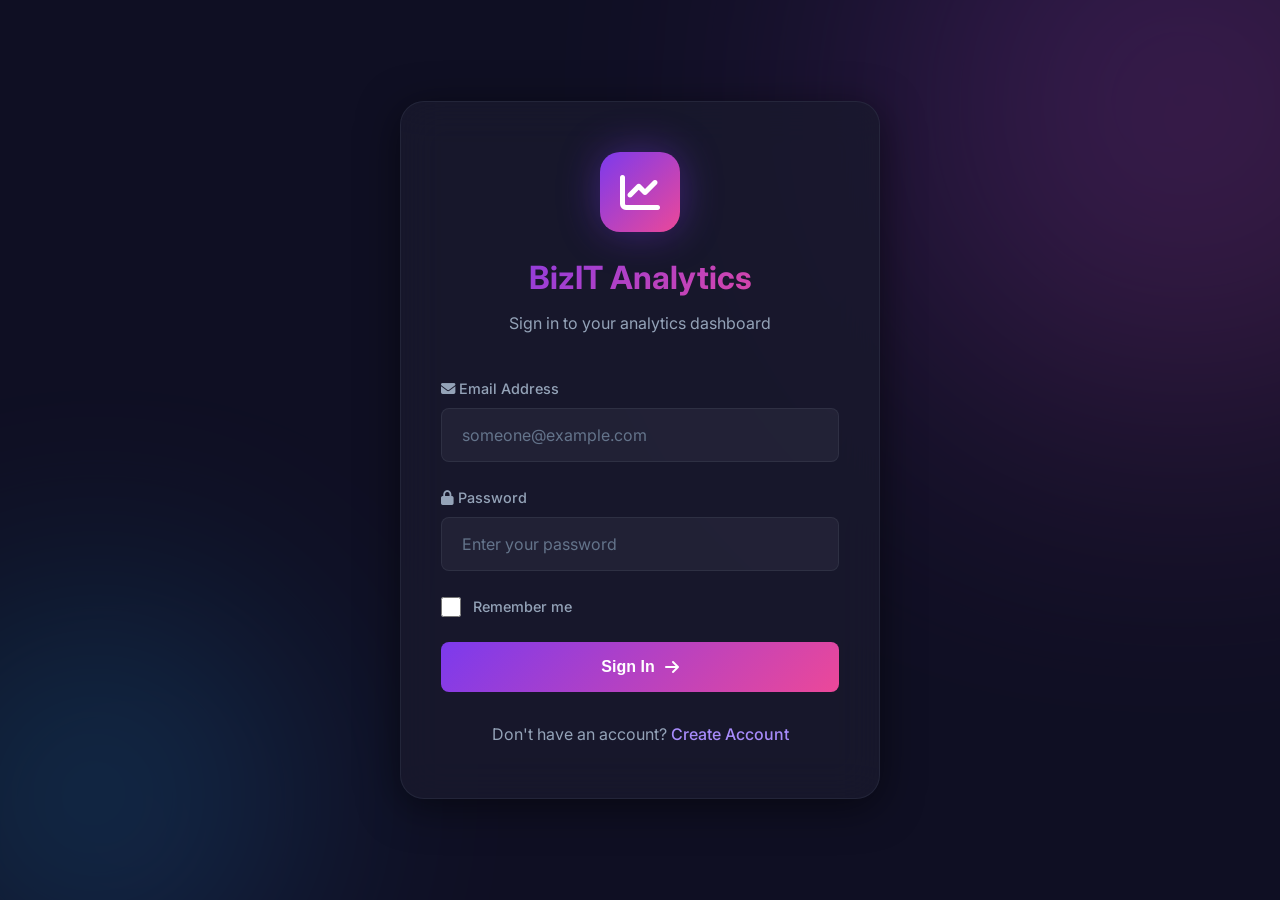
<file: frontend/index.html>
<!DOCTYPE html>
<html lang="en">
<head>
    <meta charset="UTF-8">
    <meta name="viewport" content="width=device-width, initial-scale=1.0">
    <title>Login - BizIT Analytics</title>
    <link rel="stylesheet" href="css/style.css">
    <link rel="stylesheet" href="https://cdnjs.cloudflare.com/ajax/libs/font-awesome/6.4.0/css/all.min.css">
</head>
<body>
    <div class="auth-container">
        <div class="auth-box">
            <div class="auth-header">
                <div class="auth-logo">
                    <i class="fas fa-chart-line"></i>
                </div>
                <h1>BizIT Analytics</h1>
                <p>Sign in to your analytics dashboard</p>
            </div>

            <div id="alertContainer"></div>

            <form class="auth-form" id="loginForm">
                <div class="form-group">
                    <label><i class="fas fa-envelope"></i> Email Address</label>
                    <input type="email" id="email" placeholder="someone@example.com" required>
                </div>

                <div class="form-group">
                    <label><i class="fas fa-lock"></i> Password</label>
                    <input type="password" id="password" placeholder="Enter your password" required>
                </div>

                <div class="form-group checkbox-group">
                    <input type="checkbox" id="rememberMe">
                    <label for="rememberMe" style="margin-bottom: 0;">Remember me</label>
                </div>

                <button type="submit" class="auth-btn" id="loginBtn">
                    <span>Sign In</span>
                    <i class="fas fa-arrow-right"></i>
                </button>
            </form>

            <div class="auth-footer">
                <p>Don't have an account? <a href="register.html">Create Account</a></p>
            </div>
        </div>
    </div>

    <script src="js/auth.js"></script>
    <script>
        // Check if already logged in (check both storages)
        if (sessionStorage.getItem('access_token') || localStorage.getItem('access_token')) {
            window.location.href = 'dashboard.html';
        }

        document.getElementById('loginForm').addEventListener('submit', async (e) => {
            e.preventDefault();
            
            const btn = document.getElementById('loginBtn');
            btn.disabled = true;
            btn.innerHTML = '<i class="fas fa-spinner fa-spin"></i> Signing in...';
            
            const email = document.getElementById('email').value;
            const password = document.getElementById('password').value;
            const rememberMe = document.getElementById('rememberMe').checked;
            
            try {
                const response = await fetch('/api/auth/login', {
                    method: 'POST',
                    headers: {
                        'Content-Type': 'application/json'
                    },
                    body: JSON.stringify({ email, password, remember_me: rememberMe })
                });
                
                const data = await response.json();
                
                if (response.ok) {
                    // Use localStorage if Remember Me is checked, otherwise sessionStorage
                    const storage = rememberMe ? localStorage : sessionStorage;
                    storage.setItem('access_token', data.access_token);
                    storage.setItem('refresh_token', data.refresh_token);
                    storage.setItem('user', JSON.stringify(data.user));
                    
                    showAlert('Login successful! Redirecting...', 'success');
                    
                    setTimeout(() => {
                        window.location.href = 'dashboard.html';
                    }, 800);
                } else {
                    showAlert(data.error || 'Login failed', 'error');
                    btn.disabled = false;
                    btn.innerHTML = '<span>Sign In</span> <i class="fas fa-arrow-right"></i>';
                }
            } catch (error) {
                showAlert('Connection error. Please try again.', 'error');
                btn.disabled = false;
                btn.innerHTML = '<span>Sign In</span> <i class="fas fa-arrow-right"></i>';
            }
        });

        function showAlert(message, type) {
            const container = document.getElementById('alertContainer');
            container.innerHTML = `<div class="alert alert-${type}"><i class="fas fa-${type === 'success' ? 'check-circle' : 'exclamation-circle'}"></i> ${message}</div>`;
            
            setTimeout(() => {
                container.innerHTML = '';
            }, 5000);
        }
    </script>
</body>
</html>
</file>
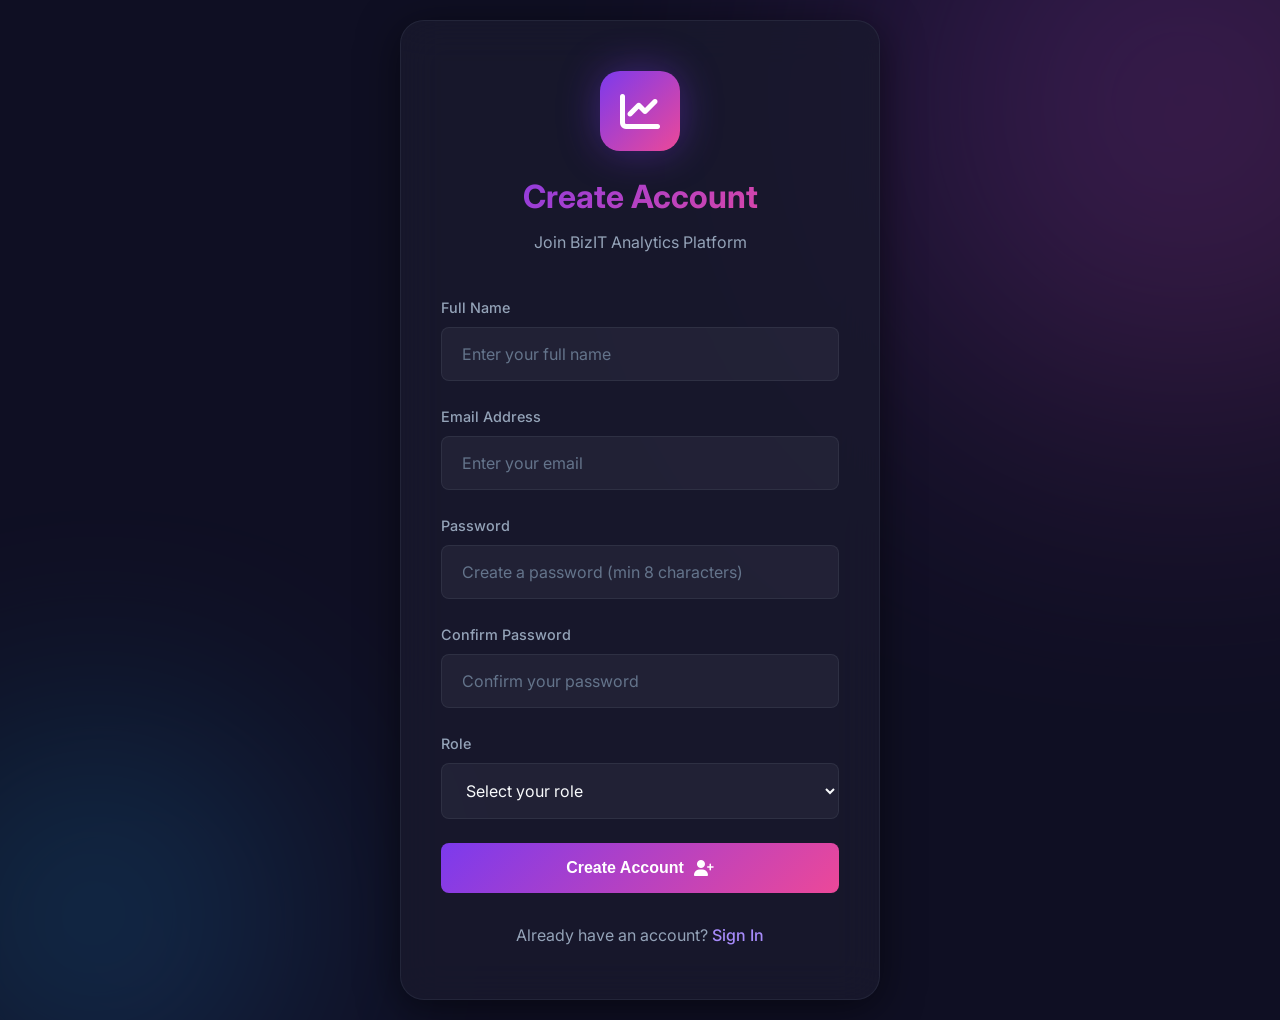
<file: frontend/register.html>
<!DOCTYPE html>
<html lang="en">
<head>
    <meta charset="UTF-8">
    <meta name="viewport" content="width=device-width, initial-scale=1.0">
    <title>Register - BizIT Analytics</title>
    <link rel="stylesheet" href="css/style.css">
    <link rel="stylesheet" href="https://cdnjs.cloudflare.com/ajax/libs/font-awesome/6.4.0/css/all.min.css">
</head>
<body>
    <div class="auth-container">
        <div class="auth-box">
            <div class="auth-header">
                <div class="auth-logo">
                    <i class="fas fa-chart-line"></i>
                </div>
                <h1>Create Account</h1>
                <p>Join BizIT Analytics Platform</p>
            </div>

            <div id="alertContainer"></div>

            <form class="auth-form" id="registerForm">
                <div class="form-group">
                    <label for="name">Full Name</label>
                    <input type="text" id="name" name="name" placeholder="Enter your full name" required>
                </div>

                <div class="form-group">
                    <label for="email">Email Address</label>
                    <input type="email" id="email" name="email" placeholder="Enter your email" required>
                </div>

                <div class="form-group">
                    <label for="password">Password</label>
                    <input type="password" id="password" name="password" placeholder="Create a password (min 8 characters)" required minlength="8">
                </div>

                <div class="form-group">
                    <label for="confirmPassword">Confirm Password</label>
                    <input type="password" id="confirmPassword" name="confirmPassword" placeholder="Confirm your password" required>
                </div>

                <div class="form-group">
                    <label for="role">Role</label>
                    <select id="role" name="role" required>
                        <option value="" disabled selected>Select your role</option>
                        <option value="Admin">Admin</option>
                        <option value="Business Manager">Business Manager</option>
                        <option value="Analyst">Analyst</option>
                    </select>
                </div>

                <button type="submit" class="auth-btn" id="registerBtn">
                    <span>Create Account</span>
                    <i class="fas fa-user-plus"></i>
                </button>
            </form>

            <div class="auth-footer">
                <p>Already have an account? <a href="index.html">Sign In</a></p>
            </div>
        </div>
    </div>

    <script src="js/auth.js"></script>
    <script>
        // Check if already logged in (check both storages)
        if (sessionStorage.getItem('access_token') || localStorage.getItem('access_token')) {
            window.location.href = 'dashboard.html';
        }

        document.getElementById('registerForm').addEventListener('submit', async (e) => {
            e.preventDefault();
            
            const btn = document.getElementById('registerBtn');
            const name = document.getElementById('name').value;
            const email = document.getElementById('email').value;
            const password = document.getElementById('password').value;
            const confirmPassword = document.getElementById('confirmPassword').value;
            const role = document.getElementById('role').value;
            
            // Validate passwords match
            if (password !== confirmPassword) {
                showAlert('Passwords do not match', 'error');
                return;
            }
            
            // Validate password strength
            if (password.length < 8) {
                showAlert('Password must be at least 8 characters', 'error');
                return;
            }
            
            btn.disabled = true;
            btn.innerHTML = '<i class="fas fa-spinner fa-spin"></i> Creating account...';
            
            try {
                const response = await fetch('/api/auth/register', {
                    method: 'POST',
                    headers: {
                        'Content-Type': 'application/json'
                    },
                    body: JSON.stringify({ name, email, password, role })
                });
                
                const data = await response.json();
                
                if (response.ok) {
                    // Store tokens in sessionStorage (auto-logout on browser close)
                    sessionStorage.setItem('access_token', data.access_token);
                    sessionStorage.setItem('refresh_token', data.refresh_token);
                    sessionStorage.setItem('user', JSON.stringify(data.user));
                    
                    showAlert('Account created successfully! Redirecting...', 'success');
                    
                    setTimeout(() => {
                        window.location.href = 'dashboard.html';
                    }, 1500);
                } else {
                    showAlert(data.error || 'Registration failed', 'error');
                    btn.disabled = false;
                    btn.innerHTML = '<span>Create Account</span> <i class="fas fa-user-plus"></i>';
                }
            } catch (error) {
                showAlert('Connection error. Please try again.', 'error');
                btn.disabled = false;
                btn.innerHTML = '<span>Create Account</span> <i class="fas fa-user-plus"></i>';
            }
        });

        function showAlert(message, type) {
            const container = document.getElementById('alertContainer');
            container.innerHTML = `<div class="alert alert-${type}">${message}</div>`;
            
            setTimeout(() => {
                container.innerHTML = '';
            }, 5000);
        }
    </script>
</body>
</html>
</file>
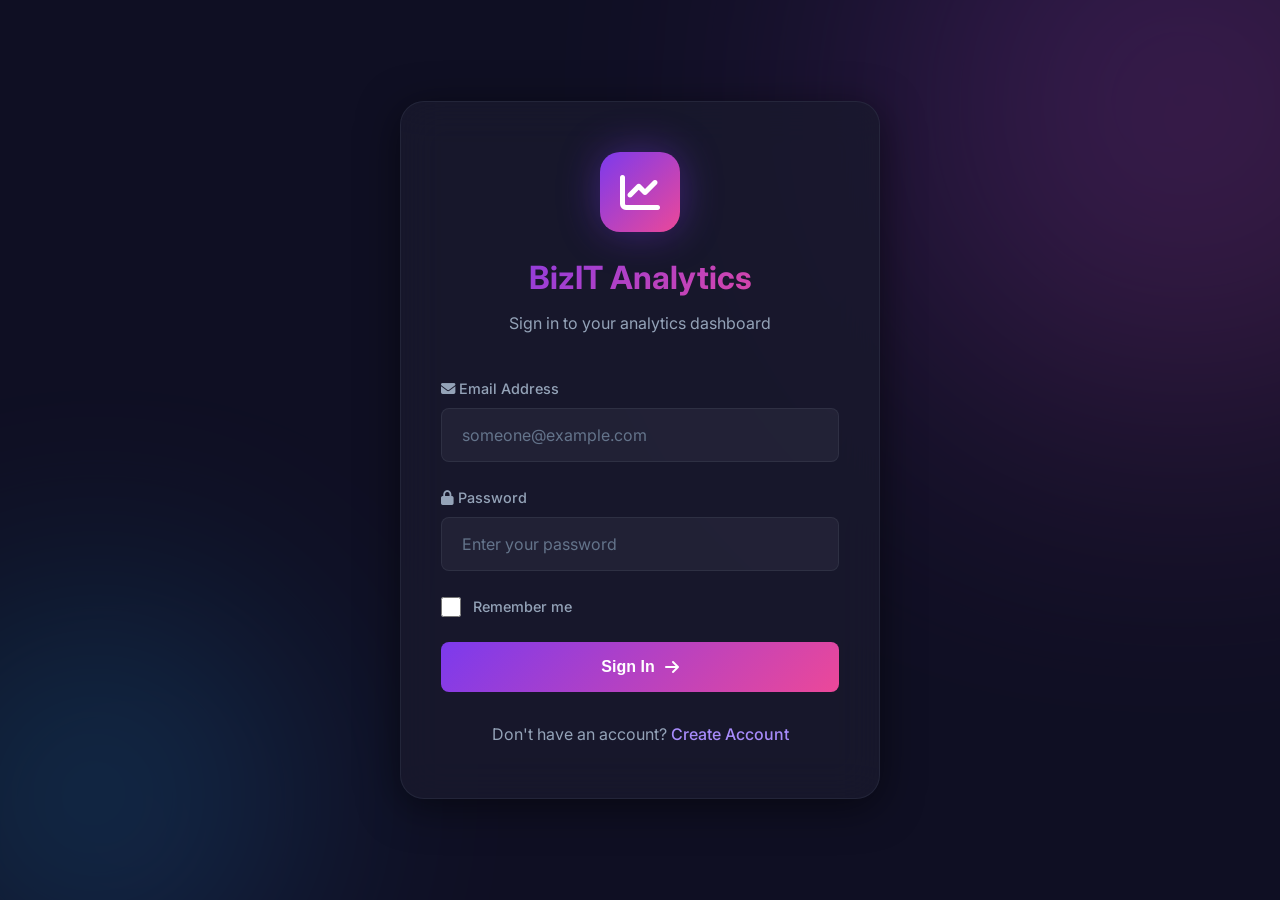
<file: frontend/reports.html>
<!DOCTYPE html>
<html lang="en">
<head>
    <meta charset="UTF-8">
    <meta name="viewport" content="width=device-width, initial-scale=1.0">
    <title>Reports - BizIT Analytics</title>
    <link rel="stylesheet" href="css/style.css">
    <link rel="stylesheet" href="https://cdnjs.cloudflare.com/ajax/libs/font-awesome/6.4.0/css/all.min.css">
</head>
<body>
    <div class="dashboard-container">
        <!-- Sidebar -->
        <aside class="sidebar" id="sidebar">
            <div class="sidebar-header">
                <div class="sidebar-logo">
                    <i class="fas fa-chart-line"></i>
                </div>
                <div class="sidebar-title">
                    <h2>BizIT Analytics</h2>
                    <span>Analytics Dashboard</span>
                </div>
            </div>

            <nav class="sidebar-nav">
                <div class="nav-section">
                    <p class="nav-section-title">Main Menu</p>
                    <a href="dashboard.html" class="nav-item">
                        <i class="fas fa-th-large"></i>
                        <span>Dashboard</span>
                    </a>
                    <a href="upload.html" class="nav-item">
                        <i class="fas fa-cloud-upload-alt"></i>
                        <span>Upload Data</span>
                    </a>
                    <a href="reports.html" class="nav-item active">
                        <i class="fas fa-file-alt"></i>
                        <span>Reports</span>
                    </a>
                </div>

                <div class="nav-section">
                    <p class="nav-section-title">Account</p>
                    <a href="#" class="nav-item" onclick="logout(); return false;">
                        <i class="fas fa-sign-out-alt"></i>
                        <span>Logout</span>
                    </a>
                </div>
            </nav>
        </aside>

        <!-- Main Content -->
        <main class="main-content">
            <!-- Header -->
            <header class="header">
                <div class="header-left">
                    <button class="header-icon" onclick="toggleSidebar()" id="menuToggle">
                        <i class="fas fa-bars"></i>
                    </button>
                    <div class="header-title">
                        <h1>Reports & Analytics</h1>
                        <p>Generate and download business reports</p>
                    </div>
                </div>
                <div class="header-right">
                    <a href="dashboard.html" class="btn btn-secondary">
                        <i class="fas fa-arrow-left"></i> Back to Dashboard
                    </a>
                </div>
            </header>

            <!-- Content -->
            <div class="content">
                <!-- Report Filters -->
                <section class="filter-section">
                    <div class="filter-row">
                        <div class="filter-group">
                            <label><i class="fas fa-calendar"></i> Start Date</label>
                            <input type="date" id="startDate">
                        </div>
                        <div class="filter-group">
                            <label><i class="fas fa-calendar-check"></i> End Date</label>
                            <input type="date" id="endDate">
                        </div>
                        <div class="filter-group">
                            <label><i class="fas fa-building"></i> Department</label>
                            <select id="departmentFilter">
                                <option value="all">All Departments</option>
                            </select>
                        </div>
                    </div>
                </section>

                <!-- Report Types -->
                <section class="report-options">
                    <div class="report-card" onclick="downloadPDF()">
                        <i class="fas fa-file-pdf"></i>
                        <h3>PDF Report</h3>
                        <p>Download a comprehensive PDF report with charts and summaries</p>
                        <button class="btn btn-primary">
                            <i class="fas fa-download"></i> Generate PDF
                        </button>
                    </div>

                    <div class="report-card" onclick="downloadExcel()">
                        <i class="fas fa-file-excel"></i>
                        <h3>Excel Report</h3>
                        <p>Download detailed Excel spreadsheet with raw data and analysis</p>
                        <button class="btn btn-primary">
                            <i class="fas fa-download"></i> Generate Excel
                        </button>
                    </div>

                    <div class="report-card" onclick="viewMonthlySummary()">
                        <i class="fas fa-chart-pie"></i>
                        <h3>Monthly Summary</h3>
                        <p>View a comprehensive monthly summary with KPIs and insights</p>
                        <button class="btn btn-primary">
                            <i class="fas fa-eye"></i> View Summary
                        </button>
                    </div>
                </section>

                <!-- Monthly Summary Section (hidden by default) -->
                <section class="data-section" id="summarySection" style="display: none;">
                    <div class="section-header">
                        <h3><i class="fas fa-chart-bar"></i> Monthly Summary</h3>
                        <div style="display: flex; gap: 10px; align-items: center;">
                            <select id="monthSelect" onchange="loadMonthlySummary()" class="filter-select" style="min-width: 180px;"></select>
                            <button class="btn btn-secondary" onclick="document.getElementById('summarySection').style.display='none'">
                                <i class="fas fa-times"></i> Close
                            </button>
                        </div>
                    </div>
                    <div id="summaryContent" style="padding: 20px;">
                        <!-- Summary KPI Cards -->
                        <div class="kpi-grid" id="summaryKPIs"></div>
                        <!-- Department Breakdown Table -->
                        <div style="overflow-x: auto; margin-top: 20px;">
                            <table class="data-table">
                                <thead>
                                    <tr>
                                        <th>Department</th>
                                        <th>Revenue</th>
                                        <th>Profit</th>
                                        <th>Revenue Share</th>
                                    </tr>
                                </thead>
                                <tbody id="summaryTableBody">
                                    <tr>
                                        <td colspan="4" style="text-align: center; padding: 30px;">Select a month to view summary</td>
                                    </tr>
                                </tbody>
                            </table>
                        </div>
                    </div>
                </section>

                <!-- Data Preview Section -->
                <section class="data-section mt-3">
                    <div class="section-header">
                        <h3><i class="fas fa-table"></i> Data Preview</h3>
                        <button class="btn btn-secondary" onclick="refreshDataPreview()">
                            <i class="fas fa-sync-alt"></i> Refresh
                        </button>
                    </div>
                    <div style="overflow-x: auto;">
                        <table class="data-table">
                            <thead>
                                <tr>
                                    <th>Date</th>
                                    <th>Department</th>
                                    <th>Revenue</th>
                                    <th>Cost</th>
                                    <th>Profit</th>
                                    <th>Sales Volume</th>
                                    <th>Margin</th>
                                </tr>
                            </thead>
                            <tbody id="dataPreviewTable">
                                <tr>
                                    <td colspan="7" style="text-align: center; padding: 40px; color: var(--text-muted);">
                                        Loading data...
                                    </td>
                                </tr>
                            </tbody>
                        </table>
                    </div>
                    <div style="display: flex; justify-content: space-between; align-items: center; padding: 16px 0;">
                        <span id="paginationInfo" style="color: var(--text-secondary); font-size: 0.9rem;">Loading...</span>
                        <div id="paginationButtons" style="display: flex; gap: 6px;"></div>
                    </div>
                </section>
            </div>
        </main>
    </div>

    <!-- Loading Overlay -->
    <div class="loading-overlay" id="loadingOverlay" style="display: none;">
        <div class="loading-content">
            <div class="loading-spinner"></div>
            <p>Generating report...</p>
        </div>
    </div>

    <!-- Toast Container -->
    <div class="toast-container" id="toastContainer"></div>

    <script src="js/auth.js"></script>
    <script src="js/reports.js"></script>
</body>
</html>
</file>
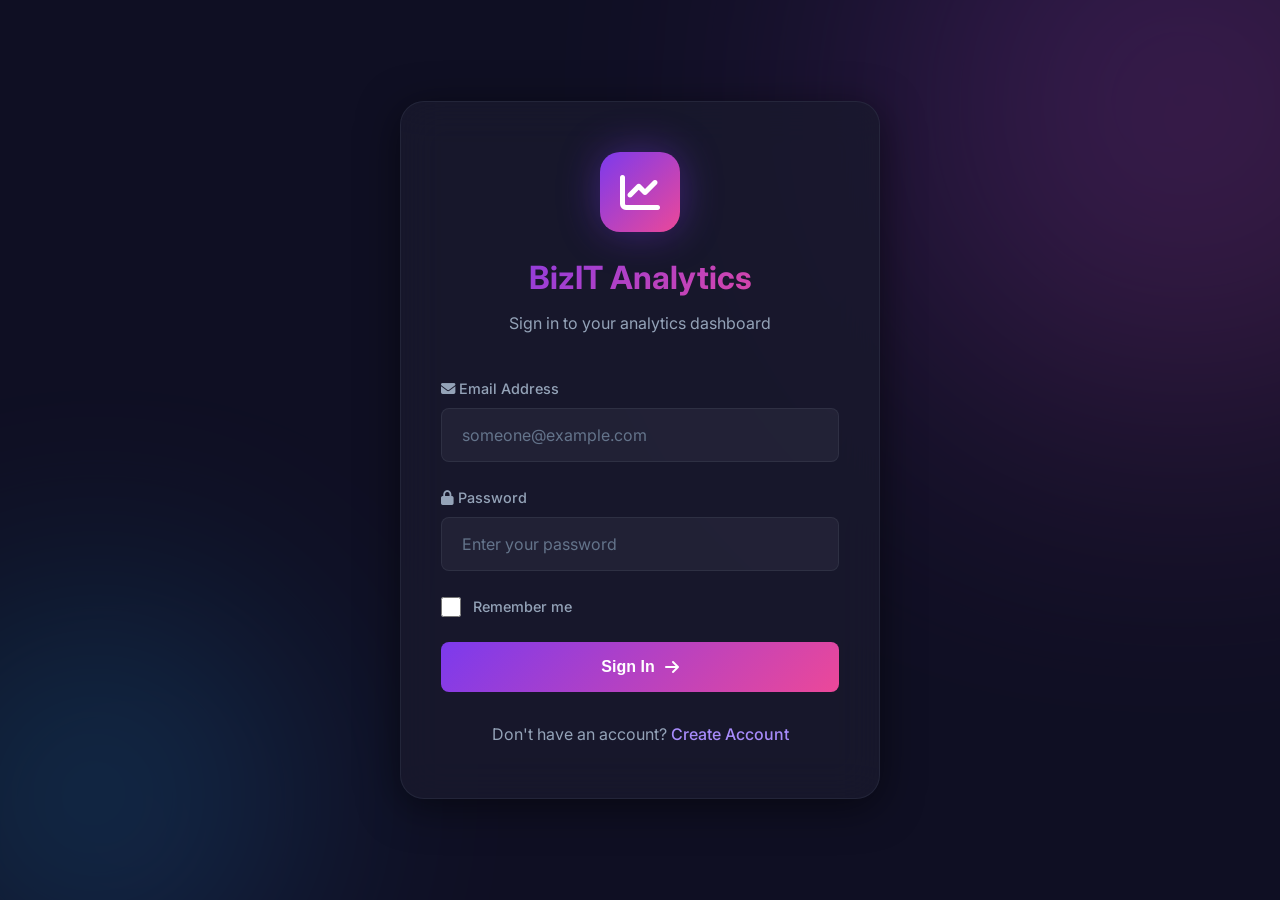
<file: frontend/upload.html>
<!DOCTYPE html>
<html lang="en">
<head>
    <meta charset="UTF-8">
    <meta name="viewport" content="width=device-width, initial-scale=1.0">
    <title>Upload Data - BizIT Analytics</title>
    <link rel="stylesheet" href="css/style.css">
    <link rel="stylesheet" href="https://cdnjs.cloudflare.com/ajax/libs/font-awesome/6.4.0/css/all.min.css">
</head>
<body>
    <div class="dashboard-container">
        <!-- Sidebar -->
        <aside class="sidebar" id="sidebar">
            <div class="sidebar-header">
                <div class="sidebar-logo">
                    <i class="fas fa-chart-line"></i>
                </div>
                <div class="sidebar-title">
                    <h2>BizIT Analytics</h2>
                    <span>Analytics Dashboard</span>
                </div>
            </div>

            <nav class="sidebar-nav">
                <div class="nav-section">
                    <p class="nav-section-title">Main Menu</p>
                    <a href="dashboard.html" class="nav-item">
                        <i class="fas fa-th-large"></i>
                        <span>Dashboard</span>
                    </a>
                    <a href="upload.html" class="nav-item active">
                        <i class="fas fa-cloud-upload-alt"></i>
                        <span>Upload Data</span>
                    </a>
                    <a href="reports.html" class="nav-item">
                        <i class="fas fa-file-alt"></i>
                        <span>Reports</span>
                    </a>
                </div>

                <div class="nav-section">
                    <p class="nav-section-title">Account</p>
                    <a href="#" class="nav-item" onclick="logout(); return false;">
                        <i class="fas fa-sign-out-alt"></i>
                        <span>Logout</span>
                    </a>
                </div>
            </nav>
        </aside>

        <!-- Main Content -->
        <main class="main-content">
            <!-- Header -->
            <header class="header">
                <div class="header-left">
                    <button class="header-icon" onclick="toggleSidebar()" id="menuToggle">
                        <i class="fas fa-bars"></i>
                    </button>
                    <div class="header-title">
                        <h1>Upload Business Data</h1>
                        <p>Import CSV or Excel files with financial data</p>
                    </div>
                </div>
                <div class="header-right">
                    <a href="dashboard.html" class="btn btn-secondary">
                        <i class="fas fa-arrow-left"></i> Back to Dashboard
                    </a>
                </div>
            </header>

            <!-- Content -->
            <div class="content">
                <!-- Upload Zone -->
                <div class="upload-zone" id="dropZone" onclick="document.getElementById('fileInput').click()">
                    <i class="fas fa-cloud-upload-alt"></i>
                    <h3>Drag & Drop your file here</h3>
                    <p>or click to browse (CSV, XLSX, XLS files supported)</p>
                    <span class="btn-browse"><i class="fas fa-folder-open"></i> Browse Files</span>
                    <input type="file" id="fileInput" accept=".csv,.xlsx,.xls" hidden>
                </div>

                <!-- Upload Progress -->
                <div class="data-section" id="uploadProgress" style="display: none;">
                    <div class="section-header">
                        <h3><i class="fas fa-spinner fa-spin"></i> Upload Progress</h3>
                    </div>
                    <div style="padding: 20px;">
                        <p id="uploadStatus" style="margin-bottom: 12px; color: var(--text-secondary);">Uploading...</p>
                        <div style="height: 8px; background: var(--bg-glass); border-radius: 4px; overflow: hidden;">
                            <div id="progressFill" style="height: 100%; width: 0%; background: var(--gradient-primary); border-radius: 4px; transition: width 0.3s ease;"></div>
                        </div>
                    </div>
                </div>

                <!-- Required Format -->
                <div class="data-section">
                    <div class="section-header">
                        <h3><i class="fas fa-info-circle"></i> Required CSV Format</h3>
                    </div>
                    <div style="overflow-x: auto;">
                        <table class="data-table">
                            <thead>
                                <tr>
                                    <th>Date</th>
                                    <th>Revenue</th>
                                    <th>Cost</th>
                                    <th>Expenses</th>
                                    <th>Profit</th>
                                    <th>Department</th>
                                    <th>Sales_Volume</th>
                                </tr>
                            </thead>
                            <tbody>
                                <tr>
                                    <td>2024-01-01</td>
                                    <td>125000</td>
                                    <td>72500</td>
                                    <td>8500</td>
                                    <td>52500</td>
                                    <td>Sales</td>
                                    <td>285</td>
                                </tr>
                                <tr>
                                    <td>2024-01-15</td>
                                    <td>98000</td>
                                    <td>58000</td>
                                    <td>12000</td>
                                    <td>40000</td>
                                    <td>Marketing</td>
                                    <td>195</td>
                                </tr>
                            </tbody>
                        </table>
                    </div>
                </div>

                <!-- Upload History -->
                <div class="data-section mt-3">
                    <div class="section-header">
                        <h3><i class="fas fa-history"></i> Upload History</h3>
                        <button class="btn btn-secondary" onclick="loadUploadHistory()">
                            <i class="fas fa-sync-alt"></i> Refresh
                        </button>
                    </div>
                    <div style="overflow-x: auto;">
                        <table class="data-table">
                            <thead>
                                <tr>
                                    <th>File</th>
                                    <th>Records</th>
                                    <th>Status</th>
                                    <th>Date</th>
                                </tr>
                            </thead>
                            <tbody id="uploadHistoryTable">
                                <tr>
                                    <td colspan="4" style="text-align: center; padding: 40px; color: var(--text-muted);">
                                        No upload history yet
                                    </td>
                                </tr>
                            </tbody>
                        </table>
                    </div>
                </div>
            </div>
        </main>
    </div>

    <!-- Result Modal -->
    <div class="modal-overlay" id="resultModal">
        <div class="modal" style="max-width: 500px;">
            <div class="modal-header">
                <h3 id="resultTitle">Upload Result</h3>
                <button class="modal-close" onclick="closeModal('resultModal')">
                    <i class="fas fa-times"></i>
                </button>
            </div>
            <div class="modal-body" id="resultBody"></div>
            <div class="modal-footer">
                <button class="btn btn-primary" onclick="closeModal('resultModal')">OK</button>
            </div>
        </div>
    </div>

    <!-- Toast Container -->
    <div class="toast-container" id="toastContainer"></div>

    <script src="js/auth.js"></script>
    <script src="js/upload.js"></script>
</body>
</html>
</file>
<file: frontend/css/style.css>
/* ============================================
   BizIT Analytics - Premium Dashboard Theme
   Modern Glassmorphism Design
   ============================================ */

/* Import Google Fonts */
@import url('https://fonts.googleapis.com/css2?family=Inter:wght@300;400;500;600;700;800&family=JetBrains+Mono:wght@400;500&display=swap');

/* CSS Variables - Purple/Violet Theme */
:root {
    /* Primary Colors */
    --primary: #7C3AED;
    --primary-dark: #5B21B6;
    --primary-light: #A78BFA;
    --primary-glow: rgba(124, 58, 237, 0.4);
    
    /* Accent Colors */
    --accent-cyan: #06B6D4;
    --accent-pink: #EC4899;
    --accent-orange: #F97316;
    --accent-emerald: #10B981;
    
    /* Status Colors */
    --success: #10B981;
    --warning: #FBBF24;
    --danger: #EF4444;
    --info: #3B82F6;
    
    /* Dark Theme Background */
    --bg-primary: #0F0F23;
    --bg-secondary: #1A1A2E;
    --bg-tertiary: #16213E;
    --bg-card: rgba(26, 26, 46, 0.8);
    --bg-glass: rgba(255, 255, 255, 0.05);
    --bg-hover: rgba(124, 58, 237, 0.1);
    
    /* Text Colors */
    --text-primary: #F8FAFC;
    --text-secondary: #94A3B8;
    --text-muted: #64748B;
    
    /* Borders */
    --border-color: rgba(148, 163, 184, 0.1);
    --border-glow: rgba(124, 58, 237, 0.3);
    
    /* Shadows */
    --shadow-sm: 0 2px 8px rgba(0, 0, 0, 0.3);
    --shadow-md: 0 4px 20px rgba(0, 0, 0, 0.4);
    --shadow-lg: 0 8px 40px rgba(0, 0, 0, 0.5);
    --shadow-glow: 0 0 40px var(--primary-glow);
    
    /* Gradients */
    --gradient-primary: linear-gradient(135deg, #7C3AED 0%, #EC4899 100%);
    --gradient-secondary: linear-gradient(135deg, #06B6D4 0%, #3B82F6 100%);
    --gradient-success: linear-gradient(135deg, #10B981 0%, #06B6D4 100%);
    --gradient-dark: linear-gradient(180deg, #1A1A2E 0%, #0F0F23 100%);
    --gradient-card: linear-gradient(135deg, rgba(124, 58, 237, 0.1) 0%, rgba(236, 72, 153, 0.05) 100%);
    
    /* Layout */
    --sidebar-width: 280px;
    --sidebar-collapsed: 80px;
    --header-height: 80px;
    --border-radius: 16px;
    --border-radius-sm: 8px;
    --border-radius-lg: 24px;
    
    /* Transitions */
    --transition-fast: 0.15s ease;
    --transition: 0.3s cubic-bezier(0.4, 0, 0.2, 1);
    --transition-slow: 0.5s cubic-bezier(0.4, 0, 0.2, 1);
}

/* Reset & Base */
*, *::before, *::after {
    margin: 0;
    padding: 0;
    box-sizing: border-box;
}

html {
    scroll-behavior: smooth;
}

body {
    font-family: 'Inter', -apple-system, BlinkMacSystemFont, sans-serif;
    background: var(--bg-primary);
    color: var(--text-primary);
    line-height: 1.6;
    overflow-x: hidden;
    min-height: 100vh;
}

/* Animated Background */
body::before {
    content: '';
    position: fixed;
    top: 0;
    left: 0;
    width: 100%;
    height: 100%;
    background: 
        radial-gradient(circle at 20% 20%, rgba(124, 58, 237, 0.15) 0%, transparent 40%),
        radial-gradient(circle at 80% 80%, rgba(236, 72, 153, 0.1) 0%, transparent 40%),
        radial-gradient(circle at 50% 50%, rgba(6, 182, 212, 0.05) 0%, transparent 60%);
    pointer-events: none;
    z-index: -1;
}

a {
    text-decoration: none;
    color: inherit;
    transition: var(--transition);
}

ul {
    list-style: none;
}

/* Scrollbar Styling */
::-webkit-scrollbar {
    width: 8px;
    height: 8px;
}

::-webkit-scrollbar-track {
    background: var(--bg-secondary);
}

::-webkit-scrollbar-thumb {
    background: var(--primary);
    border-radius: 4px;
}

::-webkit-scrollbar-thumb:hover {
    background: var(--primary-light);
}

/* ============================================
   Authentication Pages (Login/Register)
   ============================================ */
.auth-container {
    min-height: 100vh;
    display: flex;
    align-items: center;
    justify-content: center;
    padding: 20px;
    background: var(--bg-primary);
    position: relative;
    overflow: hidden;
}

.auth-container::before {
    content: '';
    position: absolute;
    width: 600px;
    height: 600px;
    background: var(--gradient-primary);
    border-radius: 50%;
    filter: blur(150px);
    opacity: 0.3;
    top: -200px;
    right: -200px;
    animation: pulse 8s ease-in-out infinite;
}

.auth-container::after {
    content: '';
    position: absolute;
    width: 400px;
    height: 400px;
    background: var(--gradient-secondary);
    border-radius: 50%;
    filter: blur(120px);
    opacity: 0.2;
    bottom: -100px;
    left: -100px;
    animation: pulse 10s ease-in-out infinite reverse;
}

@keyframes pulse {
    0%, 100% { transform: scale(1); opacity: 0.3; }
    50% { transform: scale(1.1); opacity: 0.4; }
}

.auth-box {
    background: var(--bg-card);
    backdrop-filter: blur(20px);
    border: 1px solid var(--border-color);
    border-radius: var(--border-radius-lg);
    width: 100%;
    max-width: 480px;
    padding: 50px 40px;
    position: relative;
    z-index: 1;
    box-shadow: var(--shadow-lg);
    animation: slideUp 0.6s cubic-bezier(0.4, 0, 0.2, 1);
}

@keyframes slideUp {
    from {
        opacity: 0;
        transform: translateY(30px);
    }
    to {
        opacity: 1;
        transform: translateY(0);
    }
}

.auth-header {
    text-align: center;
    margin-bottom: 40px;
}

.auth-logo {
    width: 80px;
    height: 80px;
    background: var(--gradient-primary);
    border-radius: 20px;
    display: flex;
    align-items: center;
    justify-content: center;
    margin: 0 auto 20px;
    font-size: 2.5rem;
    color: white;
    box-shadow: var(--shadow-glow);
    animation: float 3s ease-in-out infinite;
}

@keyframes float {
    0%, 100% { transform: translateY(0); }
    50% { transform: translateY(-10px); }
}

.auth-header h1 {
    font-size: 2rem;
    font-weight: 700;
    background: var(--gradient-primary);
    -webkit-background-clip: text;
    -webkit-text-fill-color: transparent;
    background-clip: text;
    margin-bottom: 8px;
}

.auth-header p {
    color: var(--text-secondary);
    font-size: 1rem;
}

.auth-form .form-group {
    margin-bottom: 24px;
}

.auth-form label {
    display: block;
    margin-bottom: 8px;
    font-weight: 500;
    color: var(--text-secondary);
    font-size: 0.9rem;
}

.auth-form input,
.auth-form select {
    width: 100%;
    padding: 16px 20px;
    background: var(--bg-glass);
    border: 1px solid var(--border-color);
    border-radius: var(--border-radius-sm);
    font-size: 1rem;
    color: var(--text-primary);
    transition: var(--transition);
    font-family: inherit;
}

.auth-form input::placeholder {
    color: var(--text-muted);
}

.auth-form input:focus,
.auth-form select:focus {
    outline: none;
    border-color: var(--primary);
    box-shadow: 0 0 0 4px var(--primary-glow);
    background: rgba(124, 58, 237, 0.05);
}

/* Fix select dropdown options visibility */
.auth-form select option {
    background-color: #1a1a2e !important;
    color: #ffffff !important;
    padding: 12px;
    font-weight: 500;
}

.auth-form select option:hover,
.auth-form select option:checked {
    background-color: #7C3AED !important;
    color: #ffffff !important;
}

.auth-form select option:disabled {
    color: #6b7280 !important;
    background-color: #0f0f23 !important;
}

.auth-form select option[value=""] {
    color: #94A3B8 !important;
}

.auth-form .checkbox-group {
    display: flex;
    align-items: center;
    gap: 12px;
}

.auth-form .checkbox-group input[type="checkbox"] {
    width: 20px;
    height: 20px;
    accent-color: var(--primary);
}

.auth-btn {
    width: 100%;
    padding: 16px;
    background: var(--gradient-primary);
    color: white;
    border: none;
    border-radius: var(--border-radius-sm);
    font-size: 1rem;
    font-weight: 600;
    cursor: pointer;
    transition: var(--transition);
    display: flex;
    align-items: center;
    justify-content: center;
    gap: 10px;
    position: relative;
    overflow: hidden;
}

.auth-btn::before {
    content: '';
    position: absolute;
    top: 0;
    left: -100%;
    width: 100%;
    height: 100%;
    background: linear-gradient(90deg, transparent, rgba(255,255,255,0.2), transparent);
    transition: 0.5s;
}

.auth-btn:hover::before {
    left: 100%;
}

.auth-btn:hover {
    transform: translateY(-2px);
    box-shadow: var(--shadow-glow);
}

.auth-btn:disabled {
    opacity: 0.6;
    cursor: not-allowed;
    transform: none;
}

.auth-footer {
    text-align: center;
    margin-top: 30px;
    color: var(--text-secondary);
}

.auth-footer a {
    color: var(--primary-light);
    font-weight: 500;
}

.auth-footer a:hover {
    color: var(--primary);
}

/* Alert Messages */
.alert {
    padding: 16px 20px;
    border-radius: var(--border-radius-sm);
    margin-bottom: 20px;
    font-size: 0.95rem;
    display: flex;
    align-items: center;
    gap: 12px;
    animation: slideIn 0.3s ease;
}

@keyframes slideIn {
    from { opacity: 0; transform: translateX(-10px); }
    to { opacity: 1; transform: translateX(0); }
}

.alert-error {
    background: rgba(239, 68, 68, 0.1);
    color: var(--danger);
    border: 1px solid rgba(239, 68, 68, 0.3);
}

.alert-success {
    background: rgba(16, 185, 129, 0.1);
    color: var(--success);
    border: 1px solid rgba(16, 185, 129, 0.3);
}

/* ============================================
   Dashboard Layout
   ============================================ */
.dashboard-container {
    display: flex;
    min-height: 100vh;
}

/* Sidebar */
.sidebar {
    width: var(--sidebar-width);
    background: var(--bg-card);
    backdrop-filter: blur(20px);
    border-right: 1px solid var(--border-color);
    position: fixed;
    top: 0;
    left: 0;
    height: 100vh;
    z-index: 1000;
    transition: var(--transition);
    overflow-y: auto;
    overflow-x: hidden;
}

.sidebar-header {
    padding: 30px 24px;
    border-bottom: 1px solid var(--border-color);
    display: flex;
    align-items: center;
    gap: 16px;
}

.sidebar-logo {
    width: 50px;
    height: 50px;
    background: var(--gradient-primary);
    border-radius: 14px;
    display: flex;
    align-items: center;
    justify-content: center;
    font-size: 1.5rem;
    color: white;
    box-shadow: var(--shadow-glow);
    flex-shrink: 0;
}

.sidebar-title {
    overflow: hidden;
}

.sidebar-title h2 {
    font-size: 1.25rem;
    font-weight: 700;
    color: var(--text-primary);
    white-space: nowrap;
}

.sidebar-title span {
    font-size: 0.8rem;
    color: var(--text-muted);
}

.sidebar-nav {
    padding: 20px 0;
}

.nav-section {
    margin-bottom: 24px;
}

.nav-section-title {
    padding: 0 24px;
    margin-bottom: 12px;
    font-size: 0.7rem;
    text-transform: uppercase;
    letter-spacing: 1.5px;
    color: var(--text-muted);
    font-weight: 600;
}

.nav-item {
    display: flex;
    align-items: center;
    padding: 14px 24px;
    margin: 4px 12px;
    color: var(--text-secondary);
    transition: var(--transition);
    cursor: pointer;
    border-radius: var(--border-radius-sm);
    position: relative;
}

.nav-item:hover {
    background: var(--bg-hover);
    color: var(--text-primary);
}

.nav-item.active {
    background: var(--gradient-primary);
    color: white;
    box-shadow: var(--shadow-glow);
}

.nav-item i {
    width: 24px;
    margin-right: 14px;
    font-size: 1.1rem;
    text-align: center;
}

.nav-item span {
    flex: 1;
    font-weight: 500;
}

.nav-badge {
    background: var(--danger);
    color: white;
    font-size: 0.7rem;
    padding: 4px 10px;
    border-radius: 20px;
    font-weight: 600;
    min-width: 24px;
    text-align: center;
}

/* Main Content */
.main-content {
    flex: 1;
    margin-left: var(--sidebar-width);
    min-height: 100vh;
    background: transparent;
}

/* Header */
.header {
    height: var(--header-height);
    background: var(--bg-card);
    backdrop-filter: blur(20px);
    border-bottom: 1px solid var(--border-color);
    display: flex;
    align-items: center;
    justify-content: space-between;
    padding: 0 32px;
    position: sticky;
    top: 0;
    z-index: 100;
}

.header-left {
    display: flex;
    align-items: center;
    gap: 20px;
}

.header-title h1 {
    font-size: 1.5rem;
    font-weight: 700;
    color: var(--text-primary);
}

.header-title p {
    font-size: 0.85rem;
    color: var(--text-muted);
}

.header-right {
    display: flex;
    align-items: center;
    gap: 16px;
}

.header-icon {
    width: 46px;
    height: 46px;
    border-radius: var(--border-radius-sm);
    background: var(--bg-glass);
    border: 1px solid var(--border-color);
    display: flex;
    align-items: center;
    justify-content: center;
    cursor: pointer;
    transition: var(--transition);
    position: relative;
    color: var(--text-secondary);
}

.header-icon:hover {
    background: var(--primary);
    border-color: var(--primary);
    color: white;
    box-shadow: var(--shadow-glow);
}

.notification-badge {
    position: absolute;
    top: -6px;
    right: -6px;
    background: var(--danger);
    color: white;
    font-size: 0.65rem;
    min-width: 20px;
    height: 20px;
    border-radius: 10px;
    display: flex;
    align-items: center;
    justify-content: center;
    font-weight: 600;
    border: 2px solid var(--bg-secondary);
}

/* User Profile */
.user-profile {
    display: flex;
    align-items: center;
    gap: 14px;
    padding: 8px 16px 8px 8px;
    background: var(--bg-glass);
    border: 1px solid var(--border-color);
    border-radius: var(--border-radius);
    cursor: pointer;
    transition: var(--transition);
    position: relative;
}

.user-profile:hover {
    border-color: var(--primary);
    background: var(--bg-hover);
}

.user-avatar {
    width: 42px;
    height: 42px;
    background: var(--gradient-primary);
    border-radius: 12px;
    display: flex;
    align-items: center;
    justify-content: center;
    font-weight: 700;
    color: white;
    font-size: 1.1rem;
}

.user-info h4 {
    font-size: 0.95rem;
    font-weight: 600;
    color: var(--text-primary);
}

.user-info span {
    font-size: 0.75rem;
    color: var(--text-muted);
}

/* Dropdown Menu */
.dropdown-menu {
    position: absolute;
    top: calc(100% + 10px);
    right: 0;
    min-width: 200px;
    background: var(--bg-card);
    backdrop-filter: blur(20px);
    border: 1px solid var(--border-color);
    border-radius: var(--border-radius-sm);
    padding: 8px;
    opacity: 0;
    visibility: hidden;
    transform: translateY(-10px);
    transition: var(--transition);
    box-shadow: var(--shadow-lg);
    z-index: 1000;
}

.dropdown:hover .dropdown-menu,
.user-profile:hover .dropdown-menu {
    opacity: 1;
    visibility: visible;
    transform: translateY(0);
}

.dropdown-item {
    display: flex;
    align-items: center;
    gap: 12px;
    padding: 12px 16px;
    border-radius: 6px;
    color: var(--text-secondary);
    transition: var(--transition);
    cursor: pointer;
}

.dropdown-item:hover {
    background: var(--bg-hover);
    color: var(--text-primary);
}

.dropdown-item i {
    width: 18px;
    text-align: center;
}

.dropdown-divider {
    height: 1px;
    background: var(--border-color);
    margin: 8px 0;
}

/* Content Area */
.content {
    padding: 32px;
}

/* Filter Section */
.filter-section {
    background: var(--bg-card);
    backdrop-filter: blur(20px);
    border: 1px solid var(--border-color);
    border-radius: var(--border-radius);
    padding: 24px;
    margin-bottom: 32px;
}

.filter-row {
    display: flex;
    flex-wrap: wrap;
    gap: 20px;
    align-items: flex-end;
}

.filter-group {
    flex: 1;
    min-width: 180px;
}

.filter-group label {
    display: block;
    margin-bottom: 8px;
    font-size: 0.85rem;
    font-weight: 500;
    color: var(--text-secondary);
}

.filter-group input,
.filter-group select {
    width: 100%;
    padding: 12px 16px;
    background: var(--bg-glass);
    border: 1px solid var(--border-color);
    border-radius: var(--border-radius-sm);
    color: var(--text-primary);
    font-size: 0.95rem;
    transition: var(--transition);
    font-family: inherit;
}

.filter-group input:focus,
.filter-group select:focus {
    outline: none;
    border-color: var(--primary);
    box-shadow: 0 0 0 3px var(--primary-glow);
}

.filter-group select option {
    background: var(--bg-secondary);
    color: var(--text-primary);
}

.filter-btn {
    padding: 12px 24px;
    background: var(--gradient-primary);
    color: white;
    border: none;
    border-radius: var(--border-radius-sm);
    font-size: 0.95rem;
    font-weight: 600;
    cursor: pointer;
    transition: var(--transition);
    display: flex;
    align-items: center;
    gap: 8px;
    white-space: nowrap;
}

.filter-btn:hover {
    transform: translateY(-2px);
    box-shadow: var(--shadow-glow);
}

.filter-btn.secondary {
    background: var(--bg-glass);
    border: 1px solid var(--border-color);
    color: var(--text-secondary);
}

.filter-btn.secondary:hover {
    border-color: var(--primary);
    color: var(--primary);
    box-shadow: none;
}

/* KPI Cards Grid */
.kpi-grid {
    display: grid;
    grid-template-columns: repeat(auto-fit, minmax(280px, 1fr));
    gap: 24px;
    margin-bottom: 32px;
}

.kpi-card {
    background: var(--bg-card);
    backdrop-filter: blur(20px);
    border: 1px solid var(--border-color);
    border-radius: var(--border-radius);
    padding: 28px;
    position: relative;
    overflow: hidden;
    transition: var(--transition);
}

.kpi-card::before {
    content: '';
    position: absolute;
    top: 0;
    left: 0;
    width: 100%;
    height: 4px;
    background: var(--gradient-primary);
}

.kpi-card:hover {
    transform: translateY(-4px);
    border-color: var(--primary);
    box-shadow: var(--shadow-glow);
}

.kpi-card.revenue::before { background: var(--gradient-primary); }
.kpi-card.cost::before { background: linear-gradient(90deg, #EF4444, #F97316); }
.kpi-card.profit::before { background: var(--gradient-success); }
.kpi-card.margin::before { background: var(--gradient-secondary); }
.kpi-card.growth::before { background: linear-gradient(90deg, #FBBF24, #F97316); }
.kpi-card.sales::before { background: linear-gradient(90deg, #EC4899, #7C3AED); }

.kpi-header {
    display: flex;
    justify-content: space-between;
    align-items: flex-start;
    margin-bottom: 20px;
}

.kpi-icon {
    width: 56px;
    height: 56px;
    border-radius: 14px;
    display: flex;
    align-items: center;
    justify-content: center;
    font-size: 1.5rem;
    color: white;
}

.kpi-card.revenue .kpi-icon { background: var(--gradient-primary); }
.kpi-card.cost .kpi-icon { background: linear-gradient(135deg, #EF4444, #F97316); }
.kpi-card.profit .kpi-icon { background: var(--gradient-success); }
.kpi-card.margin .kpi-icon { background: var(--gradient-secondary); }
.kpi-card.growth .kpi-icon { background: linear-gradient(135deg, #FBBF24, #F97316); }
.kpi-card.sales .kpi-icon { background: linear-gradient(135deg, #EC4899, #7C3AED); }

.kpi-trend {
    display: flex;
    align-items: center;
    gap: 6px;
    font-size: 0.85rem;
    font-weight: 600;
    padding: 6px 12px;
    border-radius: 20px;
}

.kpi-trend.up {
    color: var(--success);
    background: rgba(16, 185, 129, 0.15);
}

.kpi-trend.down {
    color: var(--danger);
    background: rgba(239, 68, 68, 0.15);
}

.kpi-value {
    font-size: 2.25rem;
    font-weight: 800;
    color: var(--text-primary);
    margin-bottom: 8px;
    font-family: 'JetBrains Mono', monospace;
}

.kpi-label {
    color: var(--text-muted);
    font-size: 0.9rem;
    font-weight: 500;
    text-transform: uppercase;
    letter-spacing: 0.5px;
}

/* Charts Grid */
.charts-grid {
    display: grid;
    grid-template-columns: repeat(2, 1fr);
    gap: 24px;
    margin-bottom: 32px;
}

.chart-card {
    background: var(--bg-card);
    backdrop-filter: blur(20px);
    border: 1px solid var(--border-color);
    border-radius: var(--border-radius);
    padding: 28px;
    transition: var(--transition);
}

.chart-card:hover {
    border-color: var(--primary);
}

.chart-card.full-width {
    grid-column: span 2;
}

.chart-header {
    display: flex;
    justify-content: space-between;
    align-items: center;
    margin-bottom: 24px;
}

.chart-header h3 {
    font-size: 1.15rem;
    font-weight: 600;
    color: var(--text-primary);
    display: flex;
    align-items: center;
    gap: 10px;
}

.chart-header h3 i {
    color: var(--primary);
}

.chart-actions {
    display: flex;
    gap: 8px;
}

.chart-btn {
    width: 36px;
    height: 36px;
    border-radius: 8px;
    background: var(--bg-glass);
    border: 1px solid var(--border-color);
    color: var(--text-secondary);
    cursor: pointer;
    transition: var(--transition);
    display: flex;
    align-items: center;
    justify-content: center;
}

.chart-btn:hover {
    background: var(--primary);
    border-color: var(--primary);
    color: white;
}

.chart-container {
    height: 320px;
    position: relative;
}

/* Data Table Section */
.data-section {
    background: var(--bg-card);
    backdrop-filter: blur(20px);
    border: 1px solid var(--border-color);
    border-radius: var(--border-radius);
    padding: 28px;
    margin-bottom: 32px;
}

.section-header {
    display: flex;
    justify-content: space-between;
    align-items: center;
    margin-bottom: 24px;
}

.section-header h3 {
    font-size: 1.15rem;
    font-weight: 600;
    color: var(--text-primary);
    display: flex;
    align-items: center;
    gap: 10px;
}

.section-header h3 i {
    color: var(--primary);
}

/* Table Styles */
.data-table {
    width: 100%;
    border-collapse: separate;
    border-spacing: 0;
}

.data-table thead {
    background: var(--bg-glass);
}

.data-table th {
    padding: 16px 20px;
    text-align: left;
    font-weight: 600;
    font-size: 0.85rem;
    color: var(--text-secondary);
    text-transform: uppercase;
    letter-spacing: 0.5px;
    border-bottom: 1px solid var(--border-color);
}

.data-table td {
    padding: 18px 20px;
    font-size: 0.95rem;
    color: var(--text-primary);
    border-bottom: 1px solid var(--border-color);
    transition: var(--transition);
}

.data-table tbody tr {
    transition: var(--transition);
}

.data-table tbody tr:hover {
    background: var(--bg-hover);
}

.data-table tbody tr:hover td {
    color: var(--text-primary);
}

.status-badge {
    padding: 6px 14px;
    border-radius: 20px;
    font-size: 0.8rem;
    font-weight: 600;
}

.status-badge.positive {
    background: rgba(16, 185, 129, 0.15);
    color: var(--success);
}

.status-badge.negative {
    background: rgba(239, 68, 68, 0.15);
    color: var(--danger);
}

.action-btn {
    width: 36px;
    height: 36px;
    border-radius: 8px;
    background: var(--bg-glass);
    border: 1px solid var(--border-color);
    color: var(--text-secondary);
    cursor: pointer;
    transition: var(--transition);
    display: inline-flex;
    align-items: center;
    justify-content: center;
    margin-right: 8px;
}

.action-btn:hover {
    background: var(--primary);
    border-color: var(--primary);
    color: white;
}

.action-btn.danger:hover {
    background: var(--danger);
    border-color: var(--danger);
}

/* Loading Spinner */
.loading-overlay {
    position: fixed;
    top: 0;
    left: 0;
    width: 100%;
    height: 100%;
    background: rgba(15, 15, 35, 0.9);
    display: flex;
    flex-direction: column;
    align-items: center;
    justify-content: center;
    z-index: 9999;
    backdrop-filter: blur(10px);
}

.spinner {
    width: 60px;
    height: 60px;
    border: 4px solid var(--border-color);
    border-top-color: var(--primary);
    border-radius: 50%;
    animation: spin 1s linear infinite;
    margin-bottom: 20px;
}

@keyframes spin {
    to { transform: rotate(360deg); }
}

.loading-text {
    color: var(--text-secondary);
    font-size: 1rem;
}

/* Toast Notifications */
.toast-container {
    position: fixed;
    bottom: 30px;
    right: 30px;
    z-index: 9999;
    display: flex;
    flex-direction: column;
    gap: 12px;
}

.toast {
    min-width: 320px;
    padding: 18px 24px;
    background: var(--bg-card);
    backdrop-filter: blur(20px);
    border: 1px solid var(--border-color);
    border-radius: var(--border-radius-sm);
    box-shadow: var(--shadow-lg);
    display: flex;
    align-items: center;
    gap: 14px;
    animation: slideInRight 0.3s ease;
}

@keyframes slideInRight {
    from {
        opacity: 0;
        transform: translateX(30px);
    }
    to {
        opacity: 1;
        transform: translateX(0);
    }
}

.toast.success {
    border-left: 4px solid var(--success);
}

.toast.error {
    border-left: 4px solid var(--danger);
}

.toast.warning {
    border-left: 4px solid var(--warning);
}

.toast-icon {
    width: 24px;
    height: 24px;
    display: flex;
    align-items: center;
    justify-content: center;
}

.toast.success .toast-icon { color: var(--success); }
.toast.error .toast-icon { color: var(--danger); }
.toast.warning .toast-icon { color: var(--warning); }

.toast-message {
    flex: 1;
    font-size: 0.95rem;
    color: var(--text-primary);
}

.toast-close {
    background: none;
    border: none;
    color: var(--text-muted);
    cursor: pointer;
    padding: 4px;
    transition: var(--transition);
}

.toast-close:hover {
    color: var(--text-primary);
}

/* Modal Styles */
.modal-overlay {
    position: fixed;
    top: 0;
    left: 0;
    width: 100%;
    height: 100%;
    background: rgba(15, 15, 35, 0.85);
    backdrop-filter: blur(8px);
    display: flex;
    align-items: center;
    justify-content: center;
    z-index: 10000;
    opacity: 0;
    visibility: hidden;
    transition: var(--transition);
}

.modal-overlay.active {
    opacity: 1;
    visibility: visible;
}

.modal {
    background: var(--bg-card);
    backdrop-filter: blur(20px);
    border: 1px solid var(--border-color);
    border-radius: var(--border-radius-lg);
    width: 90%;
    max-width: 600px;
    max-height: 85vh;
    overflow: hidden;
    transform: scale(0.9) translateY(20px);
    transition: var(--transition);
    box-shadow: var(--shadow-lg);
}

.modal-overlay.active .modal {
    transform: scale(1) translateY(0);
}

.modal-header {
    padding: 24px 28px;
    border-bottom: 1px solid var(--border-color);
    display: flex;
    align-items: center;
    justify-content: space-between;
}

.modal-header h3 {
    font-size: 1.25rem;
    font-weight: 600;
    color: var(--text-primary);
    display: flex;
    align-items: center;
    gap: 12px;
}

.modal-header h3 i {
    color: var(--primary);
}

.modal-close {
    width: 40px;
    height: 40px;
    border-radius: 10px;
    background: var(--bg-glass);
    border: 1px solid var(--border-color);
    color: var(--text-secondary);
    cursor: pointer;
    transition: var(--transition);
    display: flex;
    align-items: center;
    justify-content: center;
}

.modal-close:hover {
    background: var(--danger);
    border-color: var(--danger);
    color: white;
}

.modal-body {
    padding: 28px;
    overflow-y: auto;
    max-height: 60vh;
}

.modal-footer {
    padding: 20px 28px;
    border-top: 1px solid var(--border-color);
    display: flex;
    justify-content: flex-end;
    gap: 12px;
}

/* Alerts Modal */
.alerts-list {
    display: flex;
    flex-direction: column;
    gap: 12px;
}

.alert-item {
    padding: 18px;
    background: var(--bg-glass);
    border: 1px solid var(--border-color);
    border-radius: var(--border-radius-sm);
    display: flex;
    align-items: flex-start;
    gap: 16px;
    transition: var(--transition);
    cursor: pointer;
}

.alert-item:hover {
    border-color: var(--primary);
    background: var(--bg-hover);
}

.alert-item.unread {
    border-left: 3px solid var(--primary);
}

.alert-icon {
    width: 44px;
    height: 44px;
    border-radius: 12px;
    display: flex;
    align-items: center;
    justify-content: center;
    font-size: 1.1rem;
}

.alert-icon.warning {
    background: rgba(251, 191, 36, 0.15);
    color: var(--warning);
}

.alert-icon.danger {
    background: rgba(239, 68, 68, 0.15);
    color: var(--danger);
}

.alert-icon.info {
    background: rgba(59, 130, 246, 0.15);
    color: var(--info);
}

.alert-content {
    flex: 1;
}

.alert-content h4 {
    font-size: 0.95rem;
    font-weight: 600;
    color: var(--text-primary);
    margin-bottom: 4px;
}

.alert-content p {
    font-size: 0.85rem;
    color: var(--text-muted);
}

/* Upload Page Styles */
.upload-zone {
    background: var(--bg-glass);
    border: 2px dashed var(--border-color);
    border-radius: var(--border-radius);
    padding: 60px 40px;
    text-align: center;
    transition: var(--transition);
    cursor: pointer;
    margin-bottom: 32px;
}

.upload-zone:hover,
.upload-zone.dragover {
    border-color: var(--primary);
    background: var(--bg-hover);
}

.upload-zone i {
    font-size: 4rem;
    color: var(--primary);
    margin-bottom: 20px;
    display: block;
}

.upload-zone h3 {
    font-size: 1.35rem;
    margin-bottom: 10px;
    color: var(--text-primary);
}

.upload-zone p {
    color: var(--text-muted);
    margin-bottom: 20px;
}

.upload-zone .btn-browse {
    display: inline-block;
    padding: 12px 28px;
    background: var(--gradient-primary);
    color: white;
    border-radius: var(--border-radius-sm);
    font-weight: 600;
    transition: var(--transition);
}

.upload-zone:hover .btn-browse {
    transform: translateY(-2px);
    box-shadow: var(--shadow-glow);
}

/* Upload History */
.upload-history {
    background: var(--bg-card);
    backdrop-filter: blur(20px);
    border: 1px solid var(--border-color);
    border-radius: var(--border-radius);
    padding: 28px;
}

.upload-history h3 {
    font-size: 1.15rem;
    font-weight: 600;
    margin-bottom: 20px;
    display: flex;
    align-items: center;
    gap: 10px;
}

.upload-history h3 i {
    color: var(--primary);
}

/* Reports Page */
.report-options {
    display: grid;
    grid-template-columns: repeat(auto-fit, minmax(280px, 1fr));
    gap: 24px;
    margin-bottom: 32px;
}

.report-card {
    background: var(--bg-card);
    backdrop-filter: blur(20px);
    border: 1px solid var(--border-color);
    border-radius: var(--border-radius);
    padding: 32px;
    text-align: center;
    transition: var(--transition);
    cursor: pointer;
}

.report-card:hover {
    transform: translateY(-4px);
    border-color: var(--primary);
    box-shadow: var(--shadow-glow);
}

.report-card i {
    font-size: 3rem;
    margin-bottom: 20px;
    background: var(--gradient-primary);
    -webkit-background-clip: text;
    -webkit-text-fill-color: transparent;
    background-clip: text;
}

.report-card h3 {
    font-size: 1.2rem;
    margin-bottom: 10px;
    color: var(--text-primary);
}

.report-card p {
    color: var(--text-muted);
    font-size: 0.9rem;
    margin-bottom: 20px;
}

.report-card .btn {
    padding: 12px 28px;
    background: var(--gradient-primary);
    color: white;
    border: none;
    border-radius: var(--border-radius-sm);
    font-weight: 600;
    cursor: pointer;
    transition: var(--transition);
}

.report-card:hover .btn {
    box-shadow: var(--shadow-glow);
}

/* Pagination */
.pagination {
    display: flex;
    justify-content: center;
    align-items: center;
    gap: 8px;
    margin-top: 28px;
}

.pagination button {
    min-width: 42px;
    height: 42px;
    border-radius: var(--border-radius-sm);
    background: var(--bg-glass);
    border: 1px solid var(--border-color);
    color: var(--text-secondary);
    cursor: pointer;
    transition: var(--transition);
    font-weight: 500;
}

.pagination button:hover:not(:disabled) {
    background: var(--primary);
    border-color: var(--primary);
    color: white;
}

.pagination button.active {
    background: var(--gradient-primary);
    border-color: var(--primary);
    color: white;
}

.pagination button:disabled {
    opacity: 0.4;
    cursor: not-allowed;
}

/* Empty State */
.empty-state {
    text-align: center;
    padding: 60px 30px;
    color: var(--text-muted);
}

.empty-state i {
    font-size: 4rem;
    color: var(--text-muted);
    margin-bottom: 20px;
    opacity: 0.3;
}

.empty-state h3 {
    font-size: 1.3rem;
    margin-bottom: 10px;
    color: var(--text-secondary);
}

.empty-state p {
    max-width: 400px;
    margin: 0 auto;
}

/* Button Styles */
.btn {
    padding: 12px 24px;
    border-radius: var(--border-radius-sm);
    font-size: 0.95rem;
    font-weight: 600;
    cursor: pointer;
    transition: var(--transition);
    display: inline-flex;
    align-items: center;
    gap: 8px;
    border: none;
}

.btn-primary {
    background: var(--gradient-primary);
    color: white;
}

.btn-primary:hover {
    transform: translateY(-2px);
    box-shadow: var(--shadow-glow);
}

.btn-secondary {
    background: var(--bg-glass);
    border: 1px solid var(--border-color);
    color: var(--text-secondary);
}

.btn-secondary:hover {
    border-color: var(--primary);
    color: var(--primary);
}

.btn-success {
    background: var(--gradient-success);
    color: white;
}

.btn-danger {
    background: var(--danger);
    color: white;
}

/* Responsive Design */
@media (max-width: 1200px) {
    .charts-grid {
        grid-template-columns: 1fr;
    }
    
    .chart-card.full-width {
        grid-column: span 1;
    }
}

@media (max-width: 992px) {
    .sidebar {
        transform: translateX(-100%);
        position: fixed;
        z-index: 1000;
    }
    
    .sidebar.active {
        transform: translateX(0);
    }
    
    .main-content {
        margin-left: 0;
    }
    
    .kpi-grid {
        grid-template-columns: repeat(2, 1fr);
    }
}

@media (max-width: 768px) {
    .header {
        padding: 0 20px;
    }
    
    .content {
        padding: 20px;
    }
    
    .filter-row {
        flex-direction: column;
    }
    
    .filter-group {
        width: 100%;
    }
    
    .kpi-grid {
        grid-template-columns: 1fr;
    }
    
    .kpi-value {
        font-size: 1.75rem;
    }
    
    .user-info {
        display: none;
    }
    
    .auth-box {
        padding: 30px 24px;
    }
}

@media (max-width: 480px) {
    .header-title h1 {
        font-size: 1.2rem;
    }
    
    .header-title p {
        display: none;
    }
    
    .header-icon {
        width: 40px;
        height: 40px;
    }
    
    .modal {
        width: 95%;
        margin: 10px;
    }
}

/* Print Styles */
@media print {
    .sidebar,
    .header,
    .filter-section,
    .chart-actions {
        display: none !important;
    }
    
    .main-content {
        margin-left: 0;
    }
    
    .content {
        padding: 0;
    }
    
    .kpi-card,
    .chart-card {
        break-inside: avoid;
        box-shadow: none;
        border: 1px solid #ddd;
    }
}

/* Utility Classes */
.hidden {
    display: none !important;
}

.text-success { color: var(--success) !important; }
.text-danger { color: var(--danger) !important; }
.text-warning { color: var(--warning) !important; }
.text-info { color: var(--info) !important; }
.text-muted { color: var(--text-muted) !important; }

.bg-success { background: var(--success) !important; }
.bg-danger { background: var(--danger) !important; }
.bg-warning { background: var(--warning) !important; }

.mt-1 { margin-top: 8px; }
.mt-2 { margin-top: 16px; }
.mt-3 { margin-top: 24px; }
.mb-1 { margin-bottom: 8px; }
.mb-2 { margin-bottom: 16px; }
.mb-3 { margin-bottom: 24px; }

.text-center { text-align: center; }
.text-right { text-align: right; }

/* Pagination Buttons */
.pagination-btn {
    padding: 8px 14px;
    border-radius: var(--border-radius);
    background: var(--bg-glass);
    border: 1px solid var(--border-color);
    color: var(--text-secondary);
    cursor: pointer;
    transition: var(--transition);
    font-size: 0.85rem;
    font-weight: 500;
}
.pagination-btn:hover:not(:disabled) {
    background: var(--primary);
    border-color: var(--primary);
    color: white;
}
.pagination-btn.active {
    background: var(--primary);
    border-color: var(--primary);
    color: white;
}
.pagination-btn:disabled {
    opacity: 0.4;
    cursor: not-allowed;
}

/* Filter Select (standalone) */
.filter-select {
    padding: 8px 14px;
    border-radius: var(--border-radius);
    background: var(--bg-glass);
    border: 1px solid var(--border-color);
    color: var(--text-primary);
    font-size: 0.9rem;
    cursor: pointer;
    transition: var(--transition);
}
.filter-select:focus {
    border-color: var(--primary);
    outline: none;
}
.filter-select option {
    background: var(--bg-card);
    color: var(--text-primary);
}

/* Loading Content */
.loading-content {
    text-align: center;
    color: var(--text-primary);
}
.loading-content p {
    margin-top: 16px;
    font-size: 1rem;
    color: var(--text-secondary);
}

.flex { display: flex; }
.flex-center { display: flex; align-items: center; justify-content: center; }
.flex-between { display: flex; align-items: center; justify-content: space-between; }
.flex-wrap { flex-wrap: wrap; }
.gap-1 { gap: 8px; }
.gap-2 { gap: 16px; }
.gap-3 { gap: 24px; }
</file>
